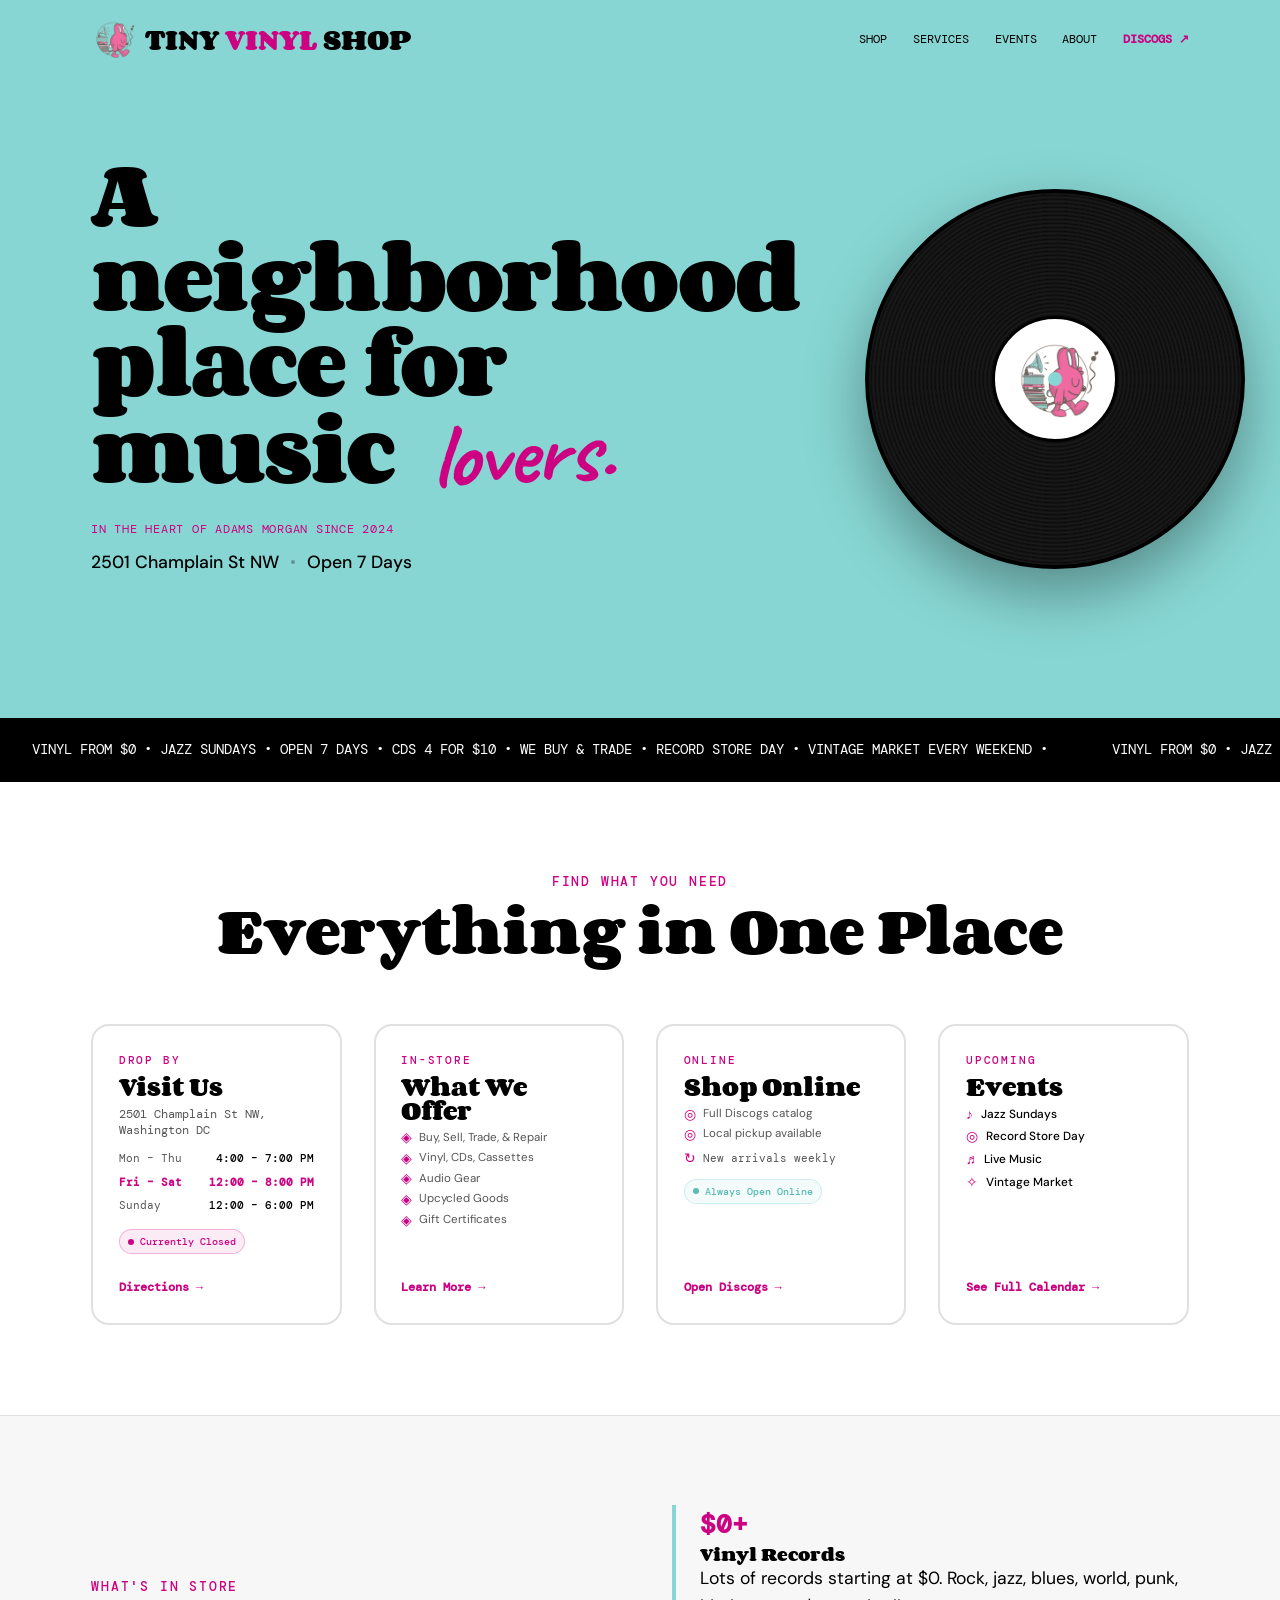
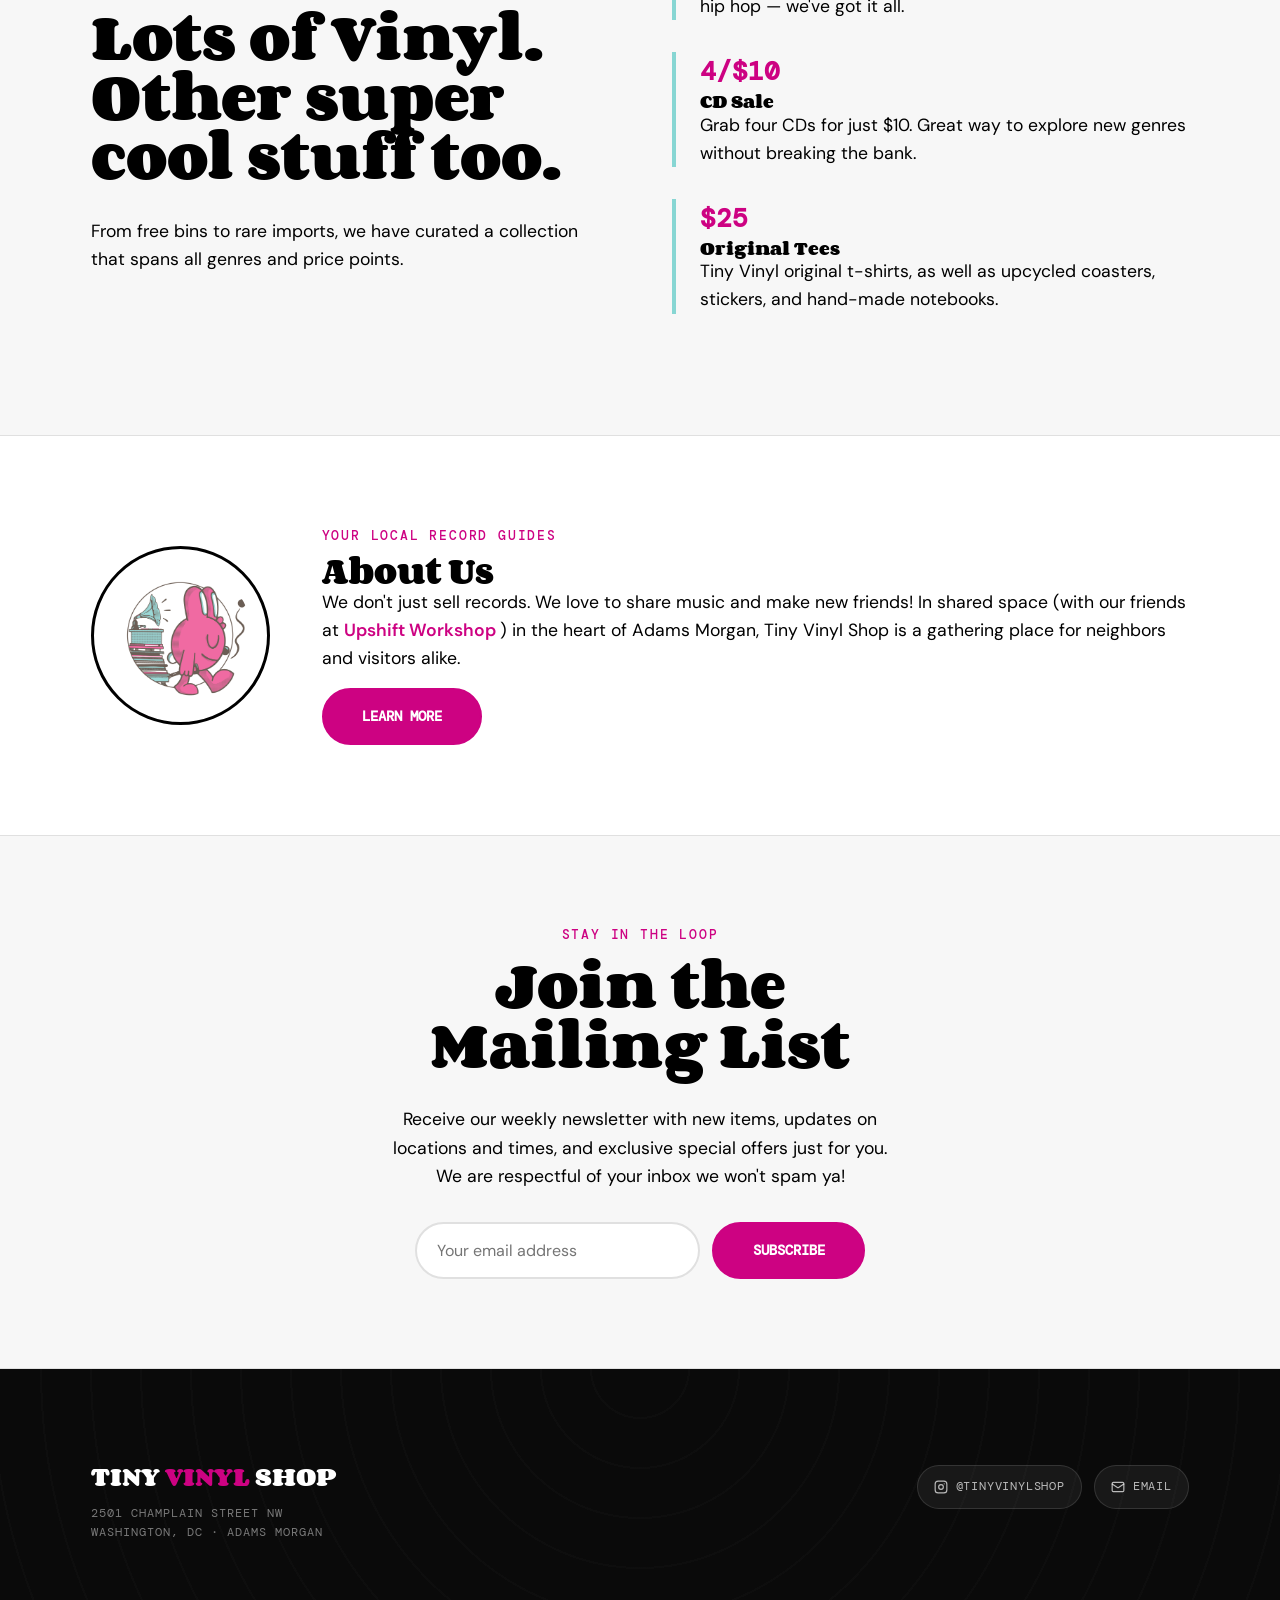
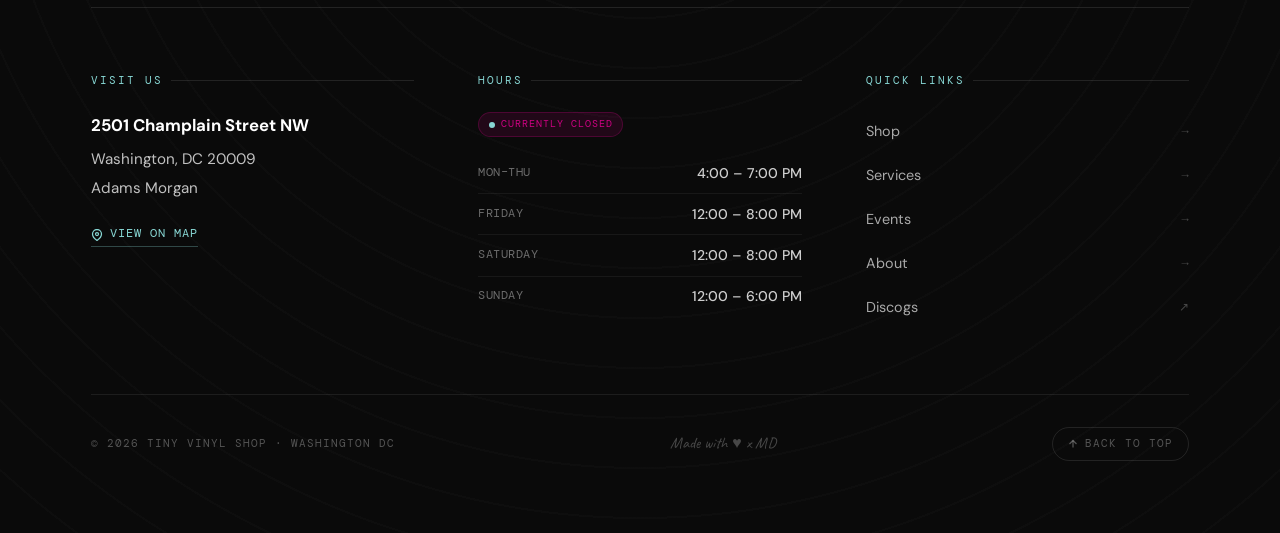
<file: tiny-vinyl.html>
<!DOCTYPE html>
<html lang="en">
<head>
  <meta charset="UTF-8" />
  <meta name="viewport" content="width=device-width, initial-scale=1.0, viewport-fit=cover" />
  <meta name="theme-color" content="#87D6D3" />
  <title>Tiny Vinyl Shop — Adams Morgan, DC</title>
  <meta name="description" content="Independent vinyl record shop in Adams Morgan, Washington DC. Records from $1. Jazz, blues, punk, hip hop, world music and more." />
  
  <link rel="preconnect" href="https://fonts.googleapis.com">
  <link rel="preconnect" href="https://fonts.gstatic.com" crossorigin>
  <link href="https://fonts.googleapis.com/css2?family=Caveat:wght@600&family=Corben:wght@400;700&family=DM+Mono:wght@400;500&family=DM+Sans:ital,wght@0,400;0,500;0,700;1,400&display=swap" rel="stylesheet">

  <style>
    :root {
      --bg-primary: #FFFFFF;
      --bg-surface: #F7F7F7;
      --color-magenta: #CD0282;
      --color-magenta-dark: #A00065;
      --color-teal: #87D6D3;
      --color-teal-dark: #5bbab6;
      --color-text: #000000;
      --color-text-muted: #555555;
      --border-soft: #E0E0E0;
      
      --font-sans: 'DM Sans', sans-serif;
      --font-heading: 'Corben', serif;
      --font-mono: 'DM Mono', monospace;
      --font-hand: 'Caveat', cursive;
      
      --space-xs: 0.5rem;
      --space-sm: 1rem;
      --space-md: 2rem;
      --space-lg: 4rem;

      /* Fluid spacing using clamp */
      --section-padding: clamp(3rem, 7vw, 6rem);
      --container-padding: clamp(1.25rem, 4vw, 2.5rem);
      --gap-md: clamp(1rem, 3vw, 2rem);
      --gap-lg: clamp(2rem, 5vw, 4rem);

      /* Safe area insets for notched devices */
      --safe-top: env(safe-area-inset-top, 0px);
      --safe-bottom: env(safe-area-inset-bottom, 0px);
      --safe-left: env(safe-area-inset-left, 0px);
      --safe-right: env(safe-area-inset-right, 0px);

      /* Groovy easing curves */
      --ease-bounce: cubic-bezier(0.34, 1.56, 0.64, 1);
      --ease-smooth: cubic-bezier(0.16, 1, 0.3, 1);
      --ease-snap: cubic-bezier(0.25, 0.46, 0.45, 0.94);
    }

    /* ════════════════════════════════════════════════════════════
       BASE STYLES
       ════════════════════════════════════════════════════════════ */

    *, *::before, *::after { box-sizing: border-box; margin: 0; padding: 0; }
    html { scroll-behavior: smooth; -webkit-text-size-adjust: 100%; }
    body {
      font-family: var(--font-sans);
      background: var(--bg-primary);
      color: var(--color-text);
      line-height: 1.6;
      overflow-x: hidden;
      -webkit-font-smoothing: antialiased;
    }
    a { color: inherit; text-decoration: none; transition: all 0.3s var(--ease-smooth); }
    a, button { -webkit-tap-highlight-color: rgba(135, 214, 211, 0.3); }
    ul { list-style: none; }
    button { cursor: pointer; border: none; background: none; font-family: inherit; }
    img { max-width: 100%; height: auto; display: block; }

    /* ── Typography (fluid) ── */
    h1, h2, h3, h4 { font-family: var(--font-heading); font-weight: 700; line-height: 1.1; color: var(--color-text); }
    h1 { font-size: clamp(2.4rem, 6vw, 5rem); margin-bottom: var(--space-sm); letter-spacing: -0.02em; }
    h2 { font-size: clamp(1.9rem, 4.5vw, 3.4rem); margin-bottom: var(--space-md); }
    h3 { font-size: clamp(1.3rem, 2.5vw, 1.9rem); }
    p  { font-size: clamp(0.95rem, 1.5vw, 1.1rem); }

    h1 em {
      font-family: var(--font-hand); color: var(--color-magenta); font-style: normal;
      font-size: 1.2em; display: inline-block;
      transform: rotate(-3deg);
      margin-left: 0.2em; margin-right: 0.1em;
      transition: transform 0.4s var(--ease-bounce);
    }
    h1:hover em { transform: rotate(-6deg) scale(1.08); }

    .label {
      font-family: var(--font-mono); text-transform: uppercase;
      font-size: clamp(0.72rem, 1vw, 0.82rem);
      letter-spacing: 1.8px; color: var(--color-magenta); font-weight: 500;
      display: block; margin-bottom: var(--space-xs);
    }

    /* ── Layout ── */
    .section--surface { background: var(--bg-surface); border-top: 1px solid var(--border-soft); border-bottom: 1px solid var(--border-soft); }

    /* ── Buttons ── */
    .btn {
      display: inline-flex; align-items: center; justify-content: center;
      border-radius: 999px; font-weight: 700; font-family: var(--font-mono);
      font-size: clamp(0.75rem, 1.2vw, 0.88rem);
      text-transform: uppercase; border: 2px solid var(--color-text);
      background: var(--bg-primary);
      padding: clamp(0.85rem, 2vw, 0.95rem) clamp(1.5rem, 3vw, 2.4rem);
      transition: transform 0.3s var(--ease-bounce), box-shadow 0.3s var(--ease-smooth), background 0.25s ease, border-color 0.25s ease;
      white-space: nowrap; position: relative; overflow: hidden;
    }
    .btn::after {
      content: '';
      position: absolute; inset: 0; border-radius: 999px;
      background: rgba(255,255,255,0.15);
      opacity: 0; transition: opacity 0.2s ease;
    }
    .btn:hover::after { opacity: 1; }
    .btn:hover { transform: translateY(-3px) scale(1.02); box-shadow: 0 10px 28px rgba(0,0,0,0.13); }
    .btn:active { transform: scale(0.97); box-shadow: none; }
    .btn-primary { background: var(--color-magenta); color: #fff; border-color: var(--color-magenta); }
    .btn-primary:hover { background: var(--color-magenta-dark); border-color: var(--color-magenta-dark); box-shadow: 0 10px 28px rgba(205,2,130,0.35); }
    .btn-white { background: #fff; color: #000; border-color: #fff; }
    .btn-outline { border-color: var(--border-soft); }

    /* ── Navigation ── */
    .nav {
      position: fixed; top: 0; left: 0; right: 0; z-index: 100;
      background: transparent;
      transition: background 0.4s var(--ease-smooth), padding 0.4s var(--ease-smooth), box-shadow 0.4s ease;
      padding-top: max(1.25rem, var(--safe-top));
      animation: navSlideDown 0.6s var(--ease-smooth) both;
    }
    @keyframes navSlideDown {
      from { transform: translateY(-100%); opacity: 0; }
      to   { transform: translateY(0);    opacity: 1; }
    }
    .nav.scrolled {
      background: rgba(255,255,255,0.96);
      backdrop-filter: blur(8px);
      -webkit-backdrop-filter: blur(8px);
      border-bottom: 1px solid var(--border-soft);
      box-shadow: 0 2px 20px rgba(0,0,0,0.07);
      padding-top: max(0.65rem, var(--safe-top));
      padding-bottom: 0.65rem;
    }
    .nav .container { display: flex; justify-content: space-between; align-items: center; gap: 1rem; }
    .nav-logo { display: flex; align-items: center; gap: 0.6rem; flex-shrink: 0; }
    .nav-logo img { height: clamp(28px, 4vw, 38px); width: auto; transition: transform 0.35s var(--ease-bounce); }
    .nav-logo:hover img { transform: rotate(-8deg) scale(1.08); }
    .nav-logo-text { font-family: var(--font-heading); font-weight: 700; color: #000; font-size: clamp(1.15rem, 2.5vw, 1.5rem); }
    .nav-cta { color: var(--color-magenta) !important; font-weight: 700; }

    /* ── Hamburger pill button (mobile only, hidden on desktop) ── */
    .nav-hamburger {
      display: none; /* shown via mobile media query */
      align-items: center; gap: 0.5rem;
      background: #000; color: #fff;
      border: none; border-radius: 999px;
      padding: 0.5rem 0.9rem 0.5rem 0.75rem;
      cursor: pointer;
      transition: background 0.25s ease, transform 0.3s var(--ease-bounce);
    }
    .nav-hamburger:hover { background: #222; transform: scale(1.04); }
    .nav-hamburger:active { transform: scale(0.96); }
    .nav-hamburger-lines {
      display: flex; flex-direction: column; justify-content: center;
      gap: 4px; width: 16px;
    }
    .nav-hamburger-lines span {
      display: block; height: 1.5px; background: #fff; border-radius: 2px;
      transition: width 0.3s var(--ease-bounce), transform 0.35s var(--ease-bounce), opacity 0.25s ease;
      transform-origin: left center;
    }
    .nav-hamburger-lines span:nth-child(1) { width: 16px; }
    .nav-hamburger-lines span:nth-child(2) { width: 10px; }
    .nav-hamburger-label {
      font-family: var(--font-mono); font-size: 0.7rem; font-weight: 500;
      text-transform: uppercase; letter-spacing: 1.5px; color: #fff;
      transition: opacity 0.2s ease;
    }
    /* Open state — lines become X, label fades */
    .nav-hamburger.open { background: #fff; border: 1.5px solid #000; }
    .nav-hamburger.open .nav-hamburger-lines span { background: #000; }
    .nav-hamburger.open .nav-hamburger-lines span:nth-child(1) {
      width: 16px; transform: translateY(2.75px) rotate(45deg);
    }
    .nav-hamburger.open .nav-hamburger-lines span:nth-child(2) {
      width: 16px; transform: translateY(-2.75px) rotate(-45deg);
    }
    .nav-hamburger.open .nav-hamburger-label { opacity: 0; width: 0; overflow: hidden; padding: 0; }

    /* ── Mobile backdrop ── */
    .mobile-backdrop {
      display: none;
      position: fixed; top: 0; left: 0; right: 0; bottom: 0;
      z-index: 98;
      background: rgba(0,0,0,0.55);
      backdrop-filter: blur(2px);
      -webkit-backdrop-filter: blur(2px);
      opacity: 0;
      pointer-events: none;
      transition: opacity 0.35s var(--ease-smooth);
    }
    .mobile-backdrop.open { opacity: 1; pointer-events: auto; }

    /* ── Mobile drawer ── */
    .mobile-menu {
      display: none; /* shown via mobile media query */
      position: fixed; top: 0; right: 0;
      width: min(340px, 88vw);
      height: 100vh;
      z-index: 102;
      background: #0a0a0a;
      flex-direction: column;
      padding: 0;
      transform: translateX(100%);
      transition: transform 0.42s var(--ease-bounce);
      overflow-x: hidden;
      overflow-y: auto;
    }
    .mobile-menu::before {
      /* Teal left accent line */
      content: '';
      position: absolute; top: 0; left: 0; bottom: 0;
      width: 3px;
      background: linear-gradient(to bottom, var(--color-teal), transparent);
    }
    .mobile-menu.open { transform: translateX(0); }

    /* Drawer header — top padding matches nav bar height so the close
       button sits exactly where the hamburger pill was */
    .mobile-menu-header {
      display: flex; align-items: center; justify-content: space-between;
      padding: max(1.1rem, var(--nav-height, 64px)) 1.75rem 1.1rem;
      border-bottom: 1px solid rgba(255,255,255,0.07);
      flex-shrink: 0;
    }
    .mobile-menu-eyebrow {
      font-family: var(--font-mono); font-size: 0.65rem; font-weight: 500;
      text-transform: uppercase; letter-spacing: 2.5px; color: var(--color-teal);
    }
    .mobile-menu-close {
      width: 36px; height: 36px; border-radius: 50%;
      border: 1.5px solid rgba(255,255,255,0.15);
      background: rgba(255,255,255,0.06);
      display: flex; align-items: center; justify-content: center;
      color: #fff; cursor: pointer;
      transition: background 0.2s ease, border-color 0.2s ease, transform 0.3s var(--ease-bounce);
    }
    .mobile-menu-close:hover {
      background: rgba(255,255,255,0.12);
      border-color: rgba(255,255,255,0.3);
      transform: rotate(90deg);
    }
    .mobile-menu-close svg { width: 15px; height: 15px; }

    /* Nav links */
    .mobile-menu-nav {
      display: flex; flex-direction: column;
      padding: 1.5rem 1.75rem;
      gap: 0;
    }
    .mobile-menu-link {
      display: flex; align-items: baseline; gap: 0.75rem;
      font-family: var(--font-heading); font-weight: 700;
      font-size: clamp(1.85rem, 7vw, 2.4rem);
      color: rgba(255,255,255,0.9); line-height: 1;
      padding: 0.6rem 0;
      border-bottom: 1px solid rgba(255,255,255,0.06);
      transition: color 0.2s ease, padding-left 0.3s var(--ease-bounce);
    }
    .mobile-menu-link:last-child { border-bottom: none; }
    .mobile-menu-link:hover { color: #fff; padding-left: 0.5rem; }
    .mobile-menu-link:active { color: var(--color-teal); }
    .mobile-menu-num {
      font-family: var(--font-mono); font-size: 0.62rem; font-weight: 400;
      color: rgba(255,255,255,0.3); letter-spacing: 1px;
      flex-shrink: 0; margin-bottom: 0.2rem;
    }

    /* Stagger links in */
    .mobile-menu.open .mobile-menu-link:nth-child(1) { animation: drawerLink 0.45s var(--ease-bounce) 0.1s both; }
    .mobile-menu.open .mobile-menu-link:nth-child(2) { animation: drawerLink 0.45s var(--ease-bounce) 0.16s both; }
    .mobile-menu.open .mobile-menu-link:nth-child(3) { animation: drawerLink 0.45s var(--ease-bounce) 0.22s both; }
    .mobile-menu.open .mobile-menu-link:nth-child(4) { animation: drawerLink 0.45s var(--ease-bounce) 0.28s both; }
    @keyframes drawerLink {
      from { opacity: 0; transform: translateX(20px); }
      to   { opacity: 1; transform: translateX(0); }
    }

    /* Discogs CTA */
    .mobile-menu-cta {
      display: flex; align-items: center; justify-content: center;
      margin: 0 1.75rem;
      padding: 0.9rem 1.5rem;
      background: var(--color-magenta); color: #fff;
      border-radius: 999px;
      font-family: var(--font-mono); font-size: 0.78rem; font-weight: 700;
      text-transform: uppercase; letter-spacing: 1px;
      transition: background 0.25s ease, transform 0.3s var(--ease-bounce);
    }
    .mobile-menu-cta:hover { background: var(--color-magenta-dark); transform: translateY(-2px); }
    .mobile-menu-cta:active { transform: scale(0.97); }

    /* Info strip at bottom */
    .mobile-menu-info {
      margin: 1.25rem 1.75rem max(1.5rem, calc(var(--safe-bottom) + 1.25rem));
      padding: 1.1rem 1.25rem;
      background: rgba(255,255,255,0.04);
      border: 1px solid rgba(255,255,255,0.08);
      border-radius: 14px;
    }
    .mobile-menu-info-label {
      font-family: var(--font-mono); font-size: 0.6rem; font-weight: 500;
      text-transform: uppercase; letter-spacing: 2px;
      color: var(--color-teal); display: block; margin-bottom: 0.4rem;
    }
    .mobile-menu-address {
      font-size: 0.82rem; color: rgba(255,255,255,0.6);
      line-height: 1.5; margin-bottom: 0.65rem;
    }
    .mobile-menu-status {
      display: inline-flex; align-items: center; gap: 0.4rem;
      font-family: var(--font-mono); font-size: 0.67rem; font-weight: 500;
    }
    .mobile-menu-status-dot {
      width: 6px; height: 6px; border-radius: 50%; flex-shrink: 0;
      animation: qcPulse 2s ease-in-out infinite;
    }
    .mobile-menu-status--open .mobile-menu-status-dot { background: var(--color-teal); }
    .mobile-menu-status--open .mobile-menu-status-text { color: var(--color-teal); }
    .mobile-menu-status--closed .mobile-menu-status-dot { background: var(--color-magenta); }
    .mobile-menu-status--closed .mobile-menu-status-text { color: var(--color-magenta); }

    /* Desktop nav link hover underline */
    .nav-links a {
      position: relative;
    }
    .nav-links a::after {
      content: '';
      position: absolute; bottom: -2px; left: 0; right: 0;
      height: 2px; background: var(--color-magenta);
      transform: scaleX(0); transform-origin: center;
      transition: transform 0.3s var(--ease-bounce);
    }
    .nav-links a:hover::after { transform: scaleX(1); }

    /* ── Record animation ── */
    .record {
      width: 100%; height: 100%; border-radius: 50%; background: #111;
      background-image: repeating-radial-gradient(#111 0px, #1a1a1a 2px, #0a0a0a 4px);
      box-shadow: 0 25px 60px rgba(0,0,0,0.35), 0 0 0 0 rgba(135,214,211,0);
      display: flex; align-items: center; justify-content: center;
      position: relative; border: 4px solid #000;
      transition: box-shadow 0.5s var(--ease-smooth), transform 0.5s var(--ease-bounce);
    }
    .record-wrap:hover .record {
      box-shadow: 0 35px 70px rgba(0,0,0,0.45), 0 0 0 12px rgba(135,214,211,0.25);
      transform: translateY(-6px);
    }
    .spinning { animation: spin 3.2s linear infinite; }
    .record-wrap:hover .spinning { animation-duration: 2.2s; }
    @keyframes spin { 100% { transform: rotate(360deg); } }
    .record-label {
      width: 34%; height: 34%; background: #fff; border-radius: 50%;
      border: 3px solid #000; display: flex; align-items: center;
      justify-content: center; position: relative;
    }
    .record-label img { width: 75%; height: auto; object-fit: contain; }
    .record-hole {
      position: absolute; top: 50%; left: 50%;
      transform: translate(-50%,-50%);
      width: 14px; height: 14px;
      background: var(--color-teal); border-radius: 50%;
    }

    /* Hero record entry animation */
    .hero-visual { animation: recordFloat 0.9s var(--ease-bounce) 0.4s both; }
    @keyframes recordFloat {
      from { opacity: 0; transform: translateY(40px) scale(0.88) rotate(-8deg); }
      to   { opacity: 1; transform: translateY(0)  scale(1)    rotate(0deg); }
    }
    /* Hero text stagger */
    .hero-text .label   { animation: heroFadeUp 0.6s var(--ease-smooth) 0.1s both; }
    .hero-text h1       { animation: heroFadeUp 0.7s var(--ease-smooth) 0.2s both; }
    .hero-text .hero-info { animation: heroFadeUp 0.7s var(--ease-smooth) 0.35s both; }
    .hero-text p        { animation: heroFadeUp 0.7s var(--ease-smooth) 0.45s both; }
    .hero-text .hero-btns { animation: heroFadeUp 0.7s var(--ease-smooth) 0.55s both; }
    @keyframes heroFadeUp {
      from { opacity: 0; transform: translateY(24px); }
      to   { opacity: 1; transform: translateY(0); }
    }

    /* ── Ticker ── */
    .ticker { background: #000; color: #fff; overflow: hidden; font-family: var(--font-mono); text-transform: uppercase; border-bottom: 2px solid #000; }
    .ticker:hover .ticker-track { animation-play-state: paused; }
    .ticker-track { display: flex; width: max-content; animation: marquee 35s linear infinite; }
    @keyframes marquee { 0% { transform: translateX(0); } 100% { transform: translateX(-50%); } }
    .ticker-item { white-space: nowrap; }

    /* ── Cards & components ── */
    .quick-card {
      background: #fff; border-radius: 18px; border: 2px solid var(--border-soft);
      display: flex; flex-direction: column;
      transition: transform 0.35s var(--ease-bounce), border-color 0.25s ease, box-shadow 0.35s var(--ease-smooth);
    }
    .quick-card:hover {
      transform: translateY(-6px) scale(1.01);
      border-color: var(--color-teal);
      box-shadow: 0 16px 36px rgba(0,0,0,0.08);
    }
    .quick-card-link {
      font-family: var(--font-mono); font-weight: 700; color: var(--color-magenta); font-size: 0.8rem;
      transition: letter-spacing 0.3s var(--ease-smooth);
    }
    .quick-card:hover .quick-card-link { letter-spacing: 0.06em; }

    /* ── Quick Card internals ── */
    .quick-card h3 { margin-bottom: 0.6rem; }
    .qc-body { display: flex; flex-direction: column; gap: 0.6rem; }

    .qc-address {
      font-family: var(--font-mono); font-size: 0.75rem;
      color: var(--color-text-muted); line-height: 1.4;
    }

    /* Hours mini-table */
    .qc-hours { width: 100%; border-collapse: collapse; font-size: 0.75rem; }
    .qc-hours td { padding: 0.22rem 0; vertical-align: top; }
    .qc-hours td:first-child { color: var(--color-text-muted); font-family: var(--font-mono); padding-right: 0.6rem; white-space: nowrap; }
    .qc-hours td:last-child { font-family: var(--font-mono); font-weight: 500; text-align: right; white-space: nowrap; }
    .qc-hours tr.qc-today td { color: var(--color-magenta); font-weight: 700; }

    /* Feature rows (bullet-style) */
    .qc-feature-rows { display: flex; flex-direction: column; gap: 0.35rem; padding: 0; }
    .qc-feature-rows li {
      display: flex; align-items: center; gap: 0.45rem;
      font-size: 0.78rem; color: var(--color-text-muted); line-height: 1.3;
    }
    .qc-row-glyph { color: var(--color-teal-dark); font-size: 0.65rem; flex-shrink: 0; line-height: 1; }
    .qc-detail-line {
      display: flex; align-items: center; gap: 0.45rem;
      font-size: 0.74rem; color: var(--color-text-muted); font-family: var(--font-mono);
    }

    /* Event rows */
    .qc-event-rows { display: flex; flex-direction: column; gap: 0.45rem; padding: 0; }
    .qc-event-rows li { display: flex; align-items: center; gap: 0.5rem; font-size: 0.8rem; font-weight: 500; line-height: 1.3; }
    .qc-event-icon { font-size: 0.85rem; color: var(--color-magenta); flex-shrink: 0; line-height: 1; }

    /* Live badge — base */
    .qc-live-badge {
      display: inline-flex; align-items: center; gap: 0.4rem;
      padding: 0.28rem 0.6rem; border-radius: 999px; border: 1px solid;
      font-family: var(--font-mono); font-size: 0.67rem; font-weight: 500;
      width: fit-content; margin-top: 0.2rem; white-space: nowrap;
    }
    .qc-badge--teal { background: rgba(135,214,211,0.1); color: var(--color-teal-dark); border-color: rgba(135,214,211,0.35); }
    .qc-badge--magenta { background: rgba(205,2,130,0.08); color: var(--color-magenta); border-color: rgba(205,2,130,0.25); }
    .qc-badge--open { background: rgba(135,214,211,0.1); color: var(--color-teal-dark); border-color: rgba(135,214,211,0.35); }
    .qc-badge--closed { background: rgba(205,2,130,0.08); color: var(--color-magenta); border-color: rgba(205,2,130,0.25); }

    /* Pulsing dot */
    .qc-pulse-dot { width: 6px; height: 6px; border-radius: 50%; flex-shrink: 0; animation: qcPulse 2s ease-in-out infinite; }
    .qc-pulse-dot--teal  { background: var(--color-teal-dark); }
    .qc-pulse-dot--magenta { background: var(--color-magenta); }
    @keyframes qcPulse {
      0%, 100% { opacity: 1; transform: scale(1); }
      50%       { opacity: 0.45; transform: scale(0.7); }
    }

    /* Spacer pushes CTA to bottom */
    .qc-spacer { flex: 1; min-height: 0.5rem; }
    
    .highlight-item {
      border-left: 4px solid var(--color-teal); padding-left: 1.5rem; margin-bottom: 2rem;
      transition: transform 0.35s var(--ease-bounce), border-left-color 0.25s ease;
    }
    .highlight-item:hover { transform: translateX(10px); border-left-color: var(--color-magenta); }
    .highlight-price { font-family: var(--font-mono); color: var(--color-magenta); font-weight: 700; }
    
    .mascot-strip .container { display: flex; align-items: center; }

    .mascot-image {
      width: clamp(100px, 14vw, 180px);
      height: clamp(100px, 14vw, 180px);
      object-fit: contain;
      padding: clamp(8px, 2vw, 15px);
      background: #fff;
      border: 3px solid #000;
      border-radius: 50%;
      flex-shrink: 0;
      transition: transform 0.45s var(--ease-bounce), box-shadow 0.4s var(--ease-smooth);
    }
    .mascot-strip:hover .mascot-image {
      transform: rotate(-8deg) scale(1.06);
      box-shadow: 6px 6px 0 var(--color-teal);
    }

    .info-card {
      background: #fff; border-radius: 18px; border: 2px solid var(--border-soft);
      transition: transform 0.35s var(--ease-bounce), box-shadow 0.3s var(--ease-smooth);
    }
    .info-card:hover { transform: translateY(-4px); box-shadow: 0 14px 32px rgba(0,0,0,0.08); }

    .community-link-item {
      display: flex; align-items: center; background: #fff;
      border: 2px solid var(--border-soft); border-radius: 14px; margin-bottom: 1rem;
      transition: transform 0.3s var(--ease-bounce), border-color 0.25s ease, box-shadow 0.3s ease;
    }
    .community-link-item:hover {
      transform: translateX(6px);
      border-color: var(--color-teal);
      box-shadow: 0 6px 20px rgba(0,0,0,0.06);
    }
    .community-link-icon { font-size: 1.5rem; flex-shrink: 0; }

    /* ── Form Styles ── */
    .form-input {
      padding: clamp(0.8rem, 2vw, 0.95rem) clamp(1rem, 2.5vw, 1.25rem);
      border: 2px solid var(--border-soft); border-radius: 999px;
      font-family: var(--font-sans); font-size: 1rem; width: 100%;
      transition: border-color 0.3s ease, box-shadow 0.3s ease;
    }
    .form-input:focus { outline: none; border-color: var(--color-teal); box-shadow: 0 0 0 4px rgba(135,214,211,0.2); }

    /* ══════════════════════════════════════════════
       FOOTER — REDESIGNED
    ══════════════════════════════════════════════ */

    /* ── Pre-footer CTA band ── */
    .footer-cta-band {
      background: var(--color-teal);
      border-top: 2px solid #000;
      border-bottom: 2px solid #000;
      overflow: hidden;
      position: relative;
    }
    .footer-cta-band::before {
      content: '';
      position: absolute; inset: 0;
      background-image: repeating-linear-gradient(
        -45deg, transparent, transparent 18px,
        rgba(0,0,0,0.04) 18px, rgba(0,0,0,0.04) 20px
      );
      pointer-events: none;
    }
    .footer-cta-inner {
      max-width: min(1200px, 92vw);
      margin: 0 auto;
      padding: clamp(2.5rem, 6vw, 4rem) clamp(1.25rem, 4vw, 2.5rem);
      display: flex; align-items: center;
      justify-content: space-between;
      gap: 2rem; flex-wrap: wrap;
    }
    .footer-cta-text {
      font-family: var(--font-heading); font-weight: 700;
      font-size: clamp(1.6rem, 3.5vw, 2.6rem);
      line-height: 1.1; color: #000;
    }
    .footer-cta-text em {
      font-family: var(--font-hand); font-style: normal;
      color: var(--color-magenta); font-size: 1.18em;
      display: inline-block; transform: rotate(-3deg); margin-left: 0.15em;
      transition: transform 0.4s var(--ease-bounce);
    }
    .footer-cta-text:hover em { transform: rotate(-6deg) scale(1.08); }
    .footer-cta-actions { display: flex; gap: 0.75rem; flex-wrap: wrap; flex-shrink: 0; }
    .footer-cta-btn {
      display: inline-flex; align-items: center; justify-content: center;
      border-radius: 999px; font-weight: 700; font-family: var(--font-mono);
      font-size: clamp(0.72rem, 1.1vw, 0.82rem);
      text-transform: uppercase; border: 2px solid #000;
      padding: 0.85rem 1.75rem;
      transition: transform 0.3s var(--ease-bounce), box-shadow 0.3s var(--ease-smooth), background 0.25s ease;
      white-space: nowrap;
    }
    .footer-cta-btn:hover { transform: translateY(-3px) scale(1.02); }
    .footer-cta-btn:active { transform: scale(0.97); }
    .footer-cta-btn-primary { background: var(--color-magenta); border-color: var(--color-magenta); color: #fff; }
    .footer-cta-btn-primary:hover { background: var(--color-magenta-dark); border-color: var(--color-magenta-dark); box-shadow: 0 10px 24px rgba(205,2,130,0.35); }
    .footer-cta-btn-outline { background: transparent; color: #000; border-color: #000; }
    .footer-cta-btn-outline:hover { background: #000; color: #fff; box-shadow: 0 10px 24px rgba(0,0,0,0.2); }

    /* ── Main footer ── */
    .footer { background: #0a0a0a; color: #fff; position: relative; }
    .footer::before {
      content: '';
      position: absolute; inset: 0;
      background-image: repeating-radial-gradient(
        circle at 50% 0%, transparent 0, transparent 48px,
        rgba(255,255,255,0.015) 48px, rgba(255,255,255,0.015) 50px
      );
      pointer-events: none;
    }
    .footer-container {
      max-width: min(1200px, 92vw); margin: 0 auto;
      padding: clamp(4rem, 8vw, 6rem) clamp(1.25rem, 4vw, 2.5rem) clamp(1.5rem, 4vw, 2.5rem);
      position: relative;
    }
    /* Top: brand + social */
    .footer-top {
      display: flex; align-items: flex-start;
      justify-content: space-between; gap: 2rem;
      padding-bottom: clamp(2.5rem, 5vw, 4rem);
      border-bottom: 1px solid rgba(255,255,255,0.1);
      flex-wrap: wrap;
    }
    .footer-brand { display: flex; flex-direction: column; gap: 1rem; max-width: 340px; }
    .footer-logo-row { display: flex; align-items: center; gap: 0.6rem; }
    .footer-record-icon { width: 44px; height: 44px; flex-shrink: 0; }
    .footer-logo-wordmark { font-family: var(--font-heading); font-weight: 700; font-size: clamp(1.1rem, 2vw, 1.4rem); color: #fff; line-height: 1; }
    .footer-logo-wordmark span { color: var(--color-magenta); }
    .footer-tagline { font-family: var(--font-hand); font-size: clamp(1.1rem, 2vw, 1.3rem); color: var(--color-teal); line-height: 1.3; opacity: 0.9; }
    .footer-address-mini { font-family: var(--font-mono); font-size: 0.72rem; text-transform: uppercase; letter-spacing: 1px; color: rgba(255,255,255,0.45); line-height: 1.7; }
    /* Social pills */
    .footer-social { display: flex; gap: 0.75rem; align-items: center; flex-wrap: wrap; }
    .social-pill {
      display: flex; align-items: center; gap: 0.5rem;
      background: rgba(255,255,255,0.06); border: 1px solid rgba(255,255,255,0.12);
      border-radius: 999px; padding: 0.55rem 1rem;
      font-family: var(--font-mono); font-size: 0.72rem;
      text-transform: uppercase; letter-spacing: 0.8px;
      color: rgba(255,255,255,0.7);
      transition: background 0.25s ease, border-color 0.25s ease, color 0.25s ease, transform 0.3s var(--ease-bounce);
      min-height: 44px;
    }
    .social-pill:hover { background: rgba(135,214,211,0.12); border-color: var(--color-teal); color: var(--color-teal); transform: translateY(-2px); }
    .social-pill:active { transform: scale(0.96); }
    .social-pill svg { width: 14px; height: 14px; flex-shrink: 0; }
    /* Grid */
    .footer-grid {
      display: grid; grid-template-columns: repeat(3,1fr);
      gap: clamp(2rem, 5vw, 4rem);
      padding: clamp(2.5rem, 5vw, 4rem) 0;
      border-bottom: 1px solid rgba(255,255,255,0.08);
    }
    .footer-col-title {
      font-family: var(--font-mono); text-transform: uppercase;
      letter-spacing: 2px; font-size: 0.7rem; color: var(--color-teal);
      margin-bottom: 1.25rem; display: flex; align-items: center; gap: 0.5rem;
    }
    .footer-col-title::after { content: ''; flex: 1; height: 1px; background: rgba(255,255,255,0.1); }
    /* Address */
    .footer-addr { font-style: normal; font-size: 0.95rem; color: rgba(255,255,255,0.75); line-height: 1.9; margin-bottom: 1.25rem; }
    .footer-addr strong { color: #fff; display: block; font-size: 1.05rem; margin-bottom: 0.2rem; }
    .footer-map-link {
      display: inline-flex; align-items: center; gap: 0.4rem;
      font-family: var(--font-mono); font-size: 0.72rem;
      text-transform: uppercase; letter-spacing: 1px;
      color: var(--color-teal); border-bottom: 1px solid rgba(135,214,211,0.3);
      padding-bottom: 2px;
      transition: border-color 0.25s ease, gap 0.3s var(--ease-bounce);
    }
    .footer-map-link:hover { border-color: var(--color-teal); gap: 0.7rem; }
    .footer-map-link svg { width: 12px; height: 12px; flex-shrink: 0; }
    /* Hours */
    .footer-hours-table { width: 100%; font-size: 0.88rem; border-collapse: collapse; }
    .footer-hours-table tr { border-bottom: 1px solid rgba(255,255,255,0.06); }
    .footer-hours-table tr:last-child { border-bottom: none; }
    .footer-hours-table td { padding: 0.55rem 0; color: rgba(255,255,255,0.6); vertical-align: middle; }
    .footer-hours-table td:first-child { font-family: var(--font-mono); font-size: 0.72rem; text-transform: uppercase; letter-spacing: 0.5px; color: rgba(255,255,255,0.4); width: 5.5rem; }
    .footer-hours-table td:last-child { font-weight: 500; color: rgba(255,255,255,0.8); text-align: right; }
    .hours-open-badge {
      display: inline-flex; align-items: center; gap: 0.35rem;
      background: rgba(135,214,211,0.12); color: var(--color-teal);
      font-family: var(--font-mono); font-size: 0.65rem;
      text-transform: uppercase; letter-spacing: 1px;
      padding: 0.2rem 0.6rem; border-radius: 999px;
      border: 1px solid rgba(135,214,211,0.25); margin-bottom: 1rem;
    }
    .hours-open-badge::before {
      content: ''; width: 6px; height: 6px;
      background: var(--color-teal); border-radius: 50%;
      animation: pulse-dot 2s ease-in-out infinite;
    }
    @keyframes pulse-dot { 0%,100%{opacity:1;transform:scale(1)} 50%{opacity:0.4;transform:scale(0.7)} }
    /* Nav links */
    .footer-links-list { display: flex; flex-direction: column; gap: 0; }
    .footer-link-item {
      display: flex; align-items: center; justify-content: space-between;
      padding: 0.6rem 0; border-bottom: 1px solid rgba(255,255,255,0.06);
      font-size: 0.9rem; color: rgba(255,255,255,0.65);
      transition: color 0.25s ease, padding-left 0.3s var(--ease-bounce);
      min-height: 44px;
    }
    .footer-link-item:last-child { border-bottom: none; }
    .footer-link-item:hover { color: #fff; padding-left: 6px; }
    .footer-link-item:hover .link-arrow { transform: translateX(4px); color: var(--color-teal); }
    .link-arrow { color: rgba(255,255,255,0.25); font-family: var(--font-mono); font-size: 0.75rem; transition: transform 0.3s var(--ease-bounce), color 0.25s ease; flex-shrink: 0; }
    .footer-link-item.external .link-arrow::after { content: ' ↗'; }
    .footer-link-item:not(.external) .link-arrow::after { content: ' →'; }
    /* Bottom bar */
    .footer-bottom {
      display: flex; align-items: center; justify-content: space-between;
      gap: 1rem; flex-wrap: wrap;
      padding: clamp(1.25rem, 3vw, 2rem) 0;
      padding-bottom: max(clamp(1.25rem, 3vw, 2rem), var(--safe-bottom));
    }
    .footer-copyright { font-family: var(--font-mono); font-size: 0.7rem; text-transform: uppercase; letter-spacing: 1px; color: rgba(255,255,255,0.3); }
    .footer-copyright a { color: rgba(255,255,255,0.3); border-bottom: 1px solid transparent; transition: color 0.2s ease, border-color 0.2s ease; }
    .footer-copyright a:hover { color: rgba(255,255,255,0.6); border-bottom-color: rgba(255,255,255,0.3); }
    .footer-made-with { font-family: var(--font-hand); font-size: 1rem; color: rgba(255,255,255,0.25); display: flex; align-items: center; gap: 0.3rem; transition: color 0.3s ease; }
    .footer-made-with:hover { color: var(--color-magenta); }
    .footer-made-with .heart { display: inline-block; transition: transform 0.3s var(--ease-bounce); }
    .footer-made-with:hover .heart { transform: scale(1.3); }
    .footer-back-to-top {
      display: inline-flex; align-items: center; gap: 0.4rem;
      font-family: var(--font-mono); font-size: 0.68rem;
      text-transform: uppercase; letter-spacing: 1px;
      color: rgba(255,255,255,0.3); border: 1px solid rgba(255,255,255,0.1);
      border-radius: 999px; padding: 0.45rem 0.9rem;
      transition: color 0.25s ease, border-color 0.25s ease, transform 0.3s var(--ease-bounce), background 0.25s ease;
    }
    .footer-back-to-top:hover { color: var(--color-teal); border-color: var(--color-teal); background: rgba(135,214,211,0.08); transform: translateY(-3px); }
    .footer-back-to-top svg { width: 12px; height: 12px; transition: transform 0.3s var(--ease-bounce); }
    .footer-back-to-top:hover svg { transform: translateY(-2px); }

    /* ── Scroll Reveal animations (staggered) ── */
    .reveal {
      opacity: 0;
      transform: translateY(28px);
      transition: opacity 0.65s var(--ease-smooth), transform 0.65s var(--ease-smooth);
    }
    .reveal.visible { opacity: 1; transform: translateY(0); }
    /* Stagger siblings */
    .grid-4 .reveal:nth-child(2) { transition-delay: 0.08s; }
    .grid-4 .reveal:nth-child(3) { transition-delay: 0.16s; }
    .grid-4 .reveal:nth-child(4) { transition-delay: 0.24s; }
    .highlight-item.reveal:nth-child(2) { transition-delay: 0.1s; }
    .highlight-item.reveal:nth-child(3) { transition-delay: 0.2s; }


    /* ── Reduced motion safety net ── */
    @media (prefers-reduced-motion: reduce) {
      *, *::before, *::after {
        animation-duration: 0.01ms !important;
        animation-iteration-count: 1 !important;
        transition-duration: 0.01ms !important;
      }
      .ticker-track, .spinning { animation: none; }
      .reveal, .hero-text .label, .hero-text h1, .hero-text .hero-info,
      .hero-text p, .hero-text .hero-btns, .hero-visual { 
        animation: none; opacity: 1; transform: none; transition: none;
      }
    }


    /* ════════════════════════════════════════════════════════════
       DESKTOP
       ════════════════════════════════════════════════════════════ */
    @media (min-width: 769px) {
      .container { max-width: min(1200px, 92vw); margin: 0 auto; padding: 0 var(--container-padding); }
      .section { padding: var(--section-padding) 0; }
      .grid-4 { display: grid; grid-template-columns: repeat(4, 1fr); gap: var(--gap-md); }
      .grid-2 { display: grid; grid-template-columns: 1fr 1fr; gap: var(--gap-lg); }

      .btn:hover { transform: translateY(-3px) scale(1.02); }

      .nav { padding: 1.25rem 0; }
      .nav-links { display: flex; gap: clamp(1rem, 2vw, 1.75rem); font-family: var(--font-mono); font-size: 0.75rem; text-transform: uppercase; align-items: center; }
      .nav-links a { color: #000; }
      .nav-hamburger { display: none; }
      .mobile-menu { display: none !important; }
      .mobile-backdrop { display: none !important; }

      /* Reduced hero height for better fold visibility */
      .hero { background-color: var(--color-teal); padding: clamp(7rem, 12vh, 10rem) 0 clamp(4rem, 8vh, 7rem); border-bottom: 2px solid #000; display: flex; align-items: center; min-height: 80vh; }
      .hero .container { display: grid; grid-template-columns: 1.2fr 0.8fr; gap: var(--gap-lg); align-items: center; }
      .hero h1, .hero p { color: #000; }
      .hero .label { color: #000; border-bottom: 1.5px solid #000; display: inline-block; width: fit-content; margin-bottom: 1rem; }
      .hero-text p { font-size: clamp(1.1rem, 1.8vw, 1.3rem); font-weight: 500; margin-bottom: 2.5rem; max-width: 500px; }
      .hero-btns { display: flex; gap: 1rem; }

      .record-wrap { position: relative; width: clamp(280px, 30vw, 380px); height: clamp(280px, 30vw, 380px); display: flex; align-items: center; justify-content: center; }

      .ticker { padding: 1.2rem 0; font-size: 0.85rem; }
      .ticker-item { padding: 0 2rem; }

      .quick-card { padding: clamp(1.25rem, 2vw, 1.75rem); }
      .quick-card h3 { font-size: clamp(1.05rem, 1.8vw, 1.35rem); margin-bottom: 0.5rem; }
      .quick-card .label { font-size: 0.7rem; margin-bottom: 0.35rem; }
      .qc-body { gap: 0.5rem; }
      .qc-address { font-size: 0.72rem; }
      .qc-hours { font-size: 0.7rem; }
      .qc-hours td { padding: 0.18rem 0; }
      .qc-hours td:first-child { padding-right: 0.4rem; }
      .qc-feature-rows li { font-size: 0.72rem; }
      .qc-detail-line { font-size: 0.68rem; }
      .qc-event-rows li { font-size: 0.74rem; }
      .qc-live-badge { font-size: 0.62rem; padding: 0.22rem 0.5rem; }
      .quick-card-link { margin-top: 1rem; font-size: 0.75rem; }
      .highlight-price { font-size: clamp(1.3rem, 2vw, 1.6rem); }

      .mascot-strip { padding: var(--section-padding) 0; }
      .mascot-strip .container { gap: clamp(2rem, 4vw, 3.5rem); }

      .info-card { padding: clamp(2rem, 4vw, 3.25rem); }

      .community-inner { display: grid; grid-template-columns: 1fr 1fr; gap: var(--gap-lg); align-items: center; }
      .community-link-item { gap: 1.5rem; padding: 1.5rem; min-height: 70px; }

      /* Footer desktop overrides */
      .footer-cta-actions .footer-cta-btn { min-width: 160px; }
      .footer-grid { grid-template-columns: repeat(3,1fr); }
      .footer-accordion-trigger { display: none; }
      .footer-accordion-content { max-height: none !important; overflow: visible !important; padding-bottom: 0 !important; }
      .footer-col-title { display: flex; }
    } /* end @media (min-width: 769px) */

    /* ── Ultrawide cap ── */
    @media (min-width: 1600px) {
      .container { max-width: 1280px; }
    }
    @media (min-width: 2000px) {
      .container { max-width: 1440px; }
      html { font-size: 18px; }
    }


    /* ════════════════════════════════════════════════════════════
       MOBILE
       ════════════════════════════════════════════════════════════ */
    @media (max-width: 768px) {
      p { font-size: 1rem; }
      .label { font-size: 0.82rem; }

      .container {
        max-width: 100%;
        padding: 0 var(--container-padding);
        padding-left: max(var(--container-padding), calc(var(--safe-left) + 1.25rem));
        padding-right: max(var(--container-padding), calc(var(--safe-right) + 1.25rem));
      }
      .section { padding: clamp(2.5rem, 6vw, 3.5rem) 0; }
      
      /* Optimized 2x2 mobile grid */
      .grid-4 { display: grid; grid-template-columns: 1fr 1fr; gap: clamp(0.75rem, 3vw, 1rem); }
      
      .grid-2 { display: grid; grid-template-columns: 1fr; gap: var(--gap-md); }

      .btn { padding: 1rem 2rem; font-size: 0.82rem; min-height: 52px; width: 100%; justify-content: center; }

      .nav { padding: 1rem 0; padding-top: max(1rem, var(--safe-top)); }
      .nav-links { display: none; }

      /* Show hamburger pill on mobile */
      .nav-hamburger { display: flex; }

      /* Show backdrop and drawer on mobile */
      .mobile-backdrop { display: block; }
      .mobile-menu { display: flex; }

      /* Reduced hero for mobile */
      .hero {
        background-color: var(--color-teal);
        padding: max(6rem, calc(var(--safe-top) + 6rem)) 0 5rem;
        border-bottom: 2px solid #000; display: flex; align-items: center;
        min-height: 80svh;
      }
      .hero .container { display: flex; flex-direction: column; align-items: center; text-align: center; gap: 2.5rem; }
      .hero h1, .hero p { color: #000; }
      .hero .label { color: #000; border-bottom: 1.5px solid #000; display: inline-block; width: fit-content; margin-bottom: 0.75rem; }
      .hero-text { width: 100%; }
      .hero-text p { font-size: 1.1rem; font-weight: 500; margin-bottom: 2rem; }
      .hero-btns { display: flex; flex-direction: column; gap: 0.75rem; width: 100%; }

      .record-wrap { position: relative; width: min(300px, 80vw); height: min(300px, 80vw); display: flex; align-items: center; justify-content: center; }

      .ticker { padding: 0.9rem 0; font-size: 0.78rem; }
      .ticker-item { padding: 0 1.5rem; }

      .quick-card { padding: clamp(1rem, 4vw, 1.5rem); }
      .quick-card h3 { margin-bottom: 0.4rem; font-size: 1rem; }
      .quick-card .label { font-size: 0.68rem; margin-bottom: 0.25rem; }
      .qc-body { gap: 0.45rem; }
      .grid-4 .qc-hours { font-size: 0.67rem; }
      .grid-4 .qc-hours td { padding: 0.15rem 0; }
      .grid-4 .qc-feature-rows li,
      .grid-4 .qc-event-rows li { font-size: 0.7rem; }
      .grid-4 .qc-detail-line { font-size: 0.65rem; }
      .grid-4 .qc-live-badge { font-size: 0.6rem; padding: 0.2rem 0.45rem; }
      .quick-card-link { margin-top: 1rem; font-size: 0.72rem; }
      .highlight-price { font-size: 1.3rem; }

      .mascot-strip { padding: 3rem 0; }
      .mascot-strip .container { flex-direction: column; text-align: center; align-items: center; gap: 1.5rem; }

      .info-card { padding: 1.75rem; }

      .community-inner { display: flex; flex-direction: column; gap: 2rem; }
      .community-link-item { gap: 1rem; padding: 1.25rem; min-height: 68px; }
      .community-link-item:active { background: var(--bg-surface); }

      /* Footer mobile overrides */
      .footer-cta-inner { flex-direction: column; align-items: flex-start; gap: 1.5rem; padding: 2.5rem clamp(1.25rem,5vw,2rem); }
      .footer-cta-actions { width: 100%; flex-direction: column; }
      .footer-cta-actions .footer-cta-btn { width: 100%; justify-content: center; min-height: 52px; font-size: 0.85rem; }
      .footer-top { flex-direction: column; gap: 1.75rem; }
      .footer-brand { max-width: 100%; }
      .footer-grid { grid-template-columns: 1fr; gap: 0; padding: 0; border-bottom: none; }
      .footer-accordion-item { border-top: 1px solid rgba(255,255,255,0.08); }
      .footer-accordion-trigger {
        display: flex; align-items: center; justify-content: space-between;
        width: 100%; padding: 1.1rem 0; background: none;
        color: var(--color-teal); font-family: var(--font-mono);
        font-size: 0.72rem; text-transform: uppercase; letter-spacing: 2px;
        min-height: 52px; cursor: pointer;
        touch-action: manipulation;
        -webkit-tap-highlight-color: rgba(135,214,211,0.15);
      }
      .footer-accordion-trigger .acc-chevron { color: rgba(255,255,255,0.3); font-size: 0.9rem; transition: transform 0.3s var(--ease-bounce); flex-shrink: 0; }
      .footer-accordion-trigger[aria-expanded="true"] .acc-chevron { transform: rotate(180deg); }
      .footer-accordion-content {
        overflow: hidden;
        max-height: 0;
        padding-bottom: 0;
        transition: max-height 0.4s var(--ease-smooth), padding-bottom 0.4s var(--ease-smooth);
      }
      .footer-accordion-content.open {
        max-height: 600px;
        padding-bottom: 1.5rem;
      }
      .footer-col-title { display: none; }
      .footer-bottom { flex-direction: column-reverse; align-items: center; text-align: center; gap: 1rem; border-top: 1px solid rgba(255,255,255,0.08); margin-top: 1.5rem; }
      .footer-link-item { min-height: 50px; }
      .social-pill { padding: 0.7rem 1.1rem; }

      .newsletter-form { flex-direction: column; }
    }

    /* ── Small phone (≤480px): stack grid-4 to single column ── */
    @media (max-width: 480px) {
      .grid-4 { grid-template-columns: 1fr; }
    }

    /* ── Tablet tweaks (769–1024px) ── */
    @media (min-width: 769px) and (max-width: 1024px) {
      .grid-4 { grid-template-columns: repeat(2, 1fr); }
      .hero .container { gap: 2.5rem; }
      .footer-grid { grid-template-columns: 1fr 1fr; }
      .footer-accordion-trigger { display: none; }
      .footer-accordion-content { max-height: none !important; overflow: visible !important; padding-bottom: 0 !important; }
      .footer-col-title { display: flex; }
    }
  </style>
</head>
<body>

  <!-- Mobile menu backdrop -->
  <div class="mobile-backdrop" id="mobile-backdrop" aria-hidden="true"></div>

  <!-- Mobile drawer -->
  <div class="mobile-menu" id="mobile-menu" role="dialog" aria-modal="true" aria-label="Navigation menu">
    <!-- Drawer header -->
    <div class="mobile-menu-header">
      <span class="mobile-menu-eyebrow">Menu</span>
      <button class="mobile-menu-close" id="mobile-menu-close" aria-label="Close navigation menu">
        <svg viewBox="0 0 24 24" fill="none" stroke="currentColor" stroke-width="2" aria-hidden="true">
          <line x1="18" y1="6" x2="6" y2="18"/>
          <line x1="6" y1="6" x2="18" y2="18"/>
        </svg>
      </button>
    </div>

    <!-- Nav links -->
    <nav class="mobile-menu-nav" aria-label="Mobile navigation">
      <a href="shop.html" class="mobile-menu-link">
        <span class="mobile-menu-num">01</span>Shop
      </a>
      <a href="services.html" class="mobile-menu-link">
        <span class="mobile-menu-num">02</span>Services
      </a>
      <a href="events.html" class="mobile-menu-link">
        <span class="mobile-menu-num">03</span>Events
      </a>
      <a href="about.html" class="mobile-menu-link">
        <span class="mobile-menu-num">04</span>About
      </a>
    </nav>

    <!-- Spacer -->
    <div style="flex:1"></div>

    <!-- Shop CTA -->
    <a href="https://www.discogs.com/seller/TinyVinylShop/profile" target="_blank" rel="noopener noreferrer"
       aria-label="Shop Online (Opens in a new tab)" class="mobile-menu-cta">
      Discogs ↗
    </a>

    <!-- Info strip -->
    <div class="mobile-menu-info">
      <span class="mobile-menu-info-label">Our Brick & Mortar</span>
      <p class="mobile-menu-address">2501 Champlain St NW<br>Adams Morgan, DC</p>
      <div id="mobile-open-badge" class="mobile-menu-status">
        <span class="mobile-menu-status-dot" aria-hidden="true"></span>
        <span class="mobile-menu-status-text">Checking hours…</span>
      </div>
    </div>
  </div>

  <nav class="nav" id="main-nav" role="navigation" aria-label="Main navigation">
    <div class="container">
      <a href="index.html" class="nav-logo" aria-label="Tiny Vinyl Shop home">
        <img src="assets/updated-logo.png" alt="Tiny Vinyl Shop logo" loading="eager" width="38" height="38">
        <span class="nav-logo-text">TINY<span style="color:var(--color-magenta)"> VINYL</span> SHOP</span>
      </a>
      <ul class="nav-links" role="list">
        <li><a href="shop.html">Shop</a></li>
        <!-- Add in submenu items for Tunes, Gear, Goods -->
        <li><a href="services.html">Services</a></li>
        <!-- Add in sub-items: Sell & Trade, Audio Repair -->
        <li><a href="events.html">Events</a></li>
        <!-- Add in sub-items vintage market, calendar -->
        <li><a href="about.html">About</a></li>
        <!-- Add in sub-items: Hours, Location, Contact, Story -->
        <li><a href="https://www.discogs.com/seller/TinyVinylShop/profile" target="_blank" rel="noopener noreferrer" aria-label="Shop Online (Opens in a new tab)" class="nav-cta">Discogs ↗</a></li>
      </ul>
      <button class="nav-hamburger" id="nav-hamburger" aria-label="Open navigation menu" aria-expanded="false" aria-controls="mobile-menu">
        <span class="nav-hamburger-lines" aria-hidden="true">
          <span></span>
          <span></span>
        </span>
        <span class="nav-hamburger-label">Menu</span>
      </button>
    </div>
  </nav>

  <main>
    <section class="hero" aria-label="Welcome">
      <div class="container">
        <div class="hero-text reveal">
          
          <h1>A neighborhood place for music <em>lovers.</em></h1>
          <div class="hero-info reveal">
            <div class="info-badge">In the heart of Adams Morgan since 2024</div>
            <div class="info-details">
              <span>2501 Champlain St NW</span>
              <span class="dot"></span>
              <span>Open 7 Days</span>
            </div>
          </div>

        </div>
        <div class="hero-visual reveal">
          <div class="record-wrap">
            <div class="record spinning" id="vinyl-record" aria-label="Spinning vinyl record">
              <div class="record-label">
                <img src="assets/updated-logo.png" alt="" aria-hidden="true" width="180" height="180">
                <div class="record-hole" aria-hidden="true"></div>
              </div>
            </div>

          </div>
        </div>
      </div>
    </section>

    <div class="ticker" aria-label="Store highlights" aria-live="off">
      <div class="ticker-track" aria-hidden="true">
        <span class="ticker-item">Vinyl from $0 • Jazz Sundays • Open 7 Days • CDs 4 for $10 • We Buy &amp; Trade • Record Store Day • Vintage Market Every Weekend •</span>
        <span class="ticker-item">Vinyl from $0 • Jazz Sundays • Adams Morgan, DC • Open 7 Days • CDs 4 for $10 • We Buy &amp; Trade • Record Store Day • Vintage Market Every Weekend •</span>
      </div>
    </div>

    <section class="section" aria-labelledby="find-heading">
      <div class="container">
        <div style="text-align: center; margin-bottom: clamp(2rem, 5vw, 4rem);" class="reveal">
          <span class="label">Find What You Need</span>
          <h2 id="find-heading">Everything in One Place</h2>
        </div>
        <div class="grid-4" style="align-items: stretch;">

          <!-- Card 1: Visit Us -->
          <a href="about.html" class="quick-card reveal">
            <span class="label">Drop By</span>
            <h3>Visit Us</h3>
            <div class="qc-body">
              <p class="qc-address">2501 Champlain St NW, Washington DC</p>
              <table class="qc-hours" aria-label="Store hours">
                <tbody>
                  <tr data-days="1-4"><td>Mon – Thu</td><td>4:00 – 7:00 PM</td></tr>
                  <tr data-days="5-6"><td>Fri – Sat</td><td>12:00 – 8:00 PM</td></tr>
                  <tr data-days="0"><td>Sunday</td><td>12:00 – 6:00 PM</td></tr>
                </tbody>
              </table>
              <div id="qc-open-badge" class="qc-live-badge" aria-live="polite">
                <span class="qc-pulse-dot" aria-hidden="true"></span>
                <span class="qc-badge-text">Checking…</span>
              </div>
              <!-- Only display if open now -->
            </div>
            <span class="qc-spacer"></span>
            <span class="quick-card-link">Directions →</span>
          </a>

          <!-- Card 2: What We Offer -->
          <a href="shop.html" class="quick-card reveal">
            <span class="label">In-Store</span>
            <h3>What We Offer</h3>
            <div class="qc-body">
              <ul class="qc-feature-rows" aria-label="Offerings details">
                <li><span class="qc-event-icon" aria-hidden="true">◈</span>Buy, Sell, Trade, &amp; Repair</li>
                <li><span class="qc-event-icon" aria-hidden="true">◈</span>Vinyl, CDs, Cassettes</li>
                <li><span class="qc-event-icon" aria-hidden="true">◈</span>Audio Gear</li>
                <li><span class="qc-event-icon" aria-hidden="true">◈</span>Upcycled Goods</li>
                <li><span class="qc-event-icon" aria-hidden="true">◈</span>Gift Certificates</li>
              </ul>
            </div>
            <span class="qc-spacer"></span>
            <span class="quick-card-link">Learn More →</span>
          </a>

          <!-- Card 3: Shop Online -->
          <a href="https://www.discogs.com/seller/TinyVinylShop/profile" target="_blank" rel="noopener noreferrer" aria-label="Shop Online on Discogs (Opens in a new tab)" class="quick-card reveal">
            <span class="label">Online</span>
            <h3>Shop Online</h3>
            <div class="qc-body">
              <ul class="qc-feature-rows" aria-label="Online shop features">
                <li><span class="qc-event-icon" aria-hidden="true">◎</span>Full Discogs catalog</li>
                <li><span class="qc-event-icon" aria-hidden="true">◎</span>Local pickup available</li>
              </ul>
              <p class="qc-detail-line">
                <span class="qc-event-icon" aria-hidden="true">↻</span>New arrivals weekly
              </p>
              <div class="qc-live-badge qc-badge--teal" aria-label="Shop always available online">
                <span class="qc-pulse-dot qc-pulse-dot--teal" aria-hidden="true"></span>
                <span class="qc-badge-text">Always Open Online</span>
              </div>
            </div>
            <span class="qc-spacer"></span>
            <span class="quick-card-link">Open Discogs →</span>
          </a>

          <!-- Card 4: Events -->
          <a href="events.html" class="quick-card reveal">
            <span class="label">Upcoming</span>
            <h3>Events</h3>
            <div class="qc-body">
              <ul class="qc-event-rows" aria-label="Event types">
                <li><span class="qc-event-icon" aria-hidden="true">♪</span>Jazz Sundays</li>
                <li><span class="qc-event-icon" aria-hidden="true">◎</span>Record Store Day</li>
                <li><span class="qc-event-icon" aria-hidden="true">♬</span>Live Music</li>
                <li><span class="qc-event-icon" aria-hidden="true">✧</span>Vintage Market</li>
              </ul>
            </div>
            <span class="qc-spacer"></span>
            <span class="quick-card-link">See Full Calendar →</span>
          </a>

        </div>
      </div>
    </section>

    <section class="section section--surface" aria-labelledby="inventory-heading">
      <div class="container">
        <div class="grid-2" style="align-items: center;">
          <div class="reveal">
            <span class="label">What's In Store</span>
            <h2 id="inventory-heading">Lots of Vinyl.<br>Other super cool stuff too.</h2>
            <p>From free bins to rare imports, we have curated a collection that spans all genres and price points.</p>
          </div>
          <div>
            <div class="highlight-item reveal">
              <span class="highlight-price">$0+</span>
              <h4>Vinyl Records</h4>
              <p>Lots of records starting at $0. Rock, jazz, blues, world, punk, hip hop — we've got it all.</p>
            </div>
            <div class="highlight-item reveal">
              <span class="highlight-price">4/$10</span>
              <h4>CD Sale</h4>
              <p>Grab four CDs for just $10. Great way to explore new genres without breaking the bank.</p>
            </div>
            <div class="highlight-item reveal">
              <span class="highlight-price">$25</span>
              <h4>Original Tees</h4>
              <p>Tiny Vinyl original t-shirts, as well as upcycled coasters, stickers, and hand-made notebooks.</p>
            </div>
          </div>
        </div>
      </div>
    </section>

    <section class="mascot-strip" aria-label="About our staff">
      <div class="container">
        <img src="assets/updated-logo.png" alt="Tiny Vinyl Mascot" class="mascot-image reveal" loading="lazy" width="180" height="180">
        <div style="flex: 1;" class="reveal">
          <span class="label">Your Local Record Guides</span>
          <h3>About Us</h3>
          <p>
            We don't just sell records. We love to share music and make new friends! In shared space (with our friends at 
            <a href="https://www.upshiftworkshop.com/" 
               target="_blank" 
               rel="noopener noreferrer" 
               style="color: #CD0282; font-weight: 600; text-decoration: none;">
               Upshift Workshop
            </a>) 
            in the heart of Adams Morgan, Tiny Vinyl Shop is a gathering place for neighbors and visitors alike.
          </p>

          <a href="about.html" class="btn btn-primary" style="margin-top: 1rem;">Learn More</a>
        </div>
      </div>
    </section>

    <!-- <section class="section" aria-labelledby="gift-trade-heading">
      <div class="container">
        <h2 id="gift-trade-heading" class="sr-only">Gift Cards and Trade</h2>
        <div class="grid-2">
          <div class="info-card reveal">
            <span class="label">Gift Certificates</span>
            <h3>Give the Gift of Music</h3>
            <p>Send the amount via Venmo (@James-Cumbie-1) or PayPal and we will arrange delivery of a digital or physical card.</p>
            <a href="contact.html" class="btn btn-primary" style="margin-top: 1.5rem; font-size: 0.8rem;">Get a Gift Card</a>
          </div>
          <div class="info-card reveal">
            <span class="label">Buy / Sell / Trade</span>
            <h3>We Buy &amp; Trade</h3>
            <p>Have records in good condition? We offer fair prices and full transparency. We buy vinyl, CDs, and cassettes.</p>
            <a href="contact.html" class="btn btn-primary" style="margin-top: 1.5rem; font-size: 0.8rem;">Get in Touch</a>
          </div>
        </div>
      </div>
    </section> -->


    
    <section class="section section--surface" aria-labelledby="newsletter-heading">
        <div class="container" style="text-align: center; max-width: 600px;">
          <div class="reveal">
            <span class="label">Stay in the Loop</span>
            <h2 id="newsletter-heading">Join the Mailing List</h2>
            <p style="margin-bottom: 2rem;">Receive our weekly newsletter with new items, updates on locations and times, and exclusive special offers just for you. We are respectful of your inbox we won't spam ya!</p>
            <form class="newsletter-form" style="display: flex; gap: 0.75rem; max-width: 450px; margin: 0 auto;">
              <input type="email" class="form-input" placeholder="Your email address" required aria-label="Email address for newsletter">
              <a href="mailto:tcumbie62@gmail.com?subject=Newsletter%20Subscription&body=Hi%20Tiny%20Vinyl%20Shop%2C%0D%0A%0D%0AI'd%20like%20to%20subscribe%20to%20your%20newsletter%20to%20hear%20about%20new%20arrivals%20and%20upcoming%20events.%0D%0A%0D%0AThank%20you!" 
   class="btn btn-primary" 
   style="display: inline-block; flex-shrink: 0; text-decoration: none;">
   Subscribe
</a>            </form>
          </div>
        </div>
      </section>

  </main>

  <!-- ══════════════════════════════════════════════
       MAIN FOOTER
  ════════════════════════════════════════════════ -->
  <footer class="footer" role="contentinfo" aria-label="Site footer">
    <div class="footer-container">

      <!-- TOP: Brand + Social -->
      <div class="footer-top">
        <div class="footer-brand">
          <div class="footer-logo-row">
            <!-- <svg class="footer-record-icon" viewBox="0 0 44 44" fill="none" xmlns="http://www.w3.org/2000/svg" aria-hidden="true">
              <circle cx="22" cy="22" r="21" fill="#111" stroke="#333" stroke-width="1.5"/>
              <circle cx="22" cy="22" r="15" fill="none" stroke="#222" stroke-width="1"/>
              <circle cx="22" cy="22" r="10" fill="none" stroke="#222" stroke-width="1"/>
              <circle cx="22" cy="22" r="5.5" fill="white"/>
              <circle cx="22" cy="22" r="2" fill="#87D6D3"/>
            </svg> -->
            <span class="footer-logo-wordmark">TINY<span> VINYL</span> SHOP</span>
          </div>
          <!-- <p class="footer-tagline">"A neighborhood place for music lovers."</p> -->
          <address class="footer-address-mini" style="font-style:normal;">
            2501 Champlain Street NW<br>
            Washington, DC · Adams Morgan
          </address>
        </div>

        <nav class="footer-social" aria-label="Social media and contact links">
          <a href="https://instagram.com/tinyvinylshop"
             class="social-pill"
             target="_blank"
             rel="noopener noreferrer"
             aria-label="Follow Tiny Vinyl Shop on Instagram (opens in a new tab)">
            <svg viewBox="0 0 24 24" fill="none" stroke="currentColor" stroke-width="2" stroke-linecap="round" stroke-linejoin="round" aria-hidden="true">
              <rect x="2" y="2" width="20" height="20" rx="5" ry="5"/>
              <circle cx="12" cy="12" r="4"/>
              <circle cx="17.5" cy="6.5" r="1" fill="currentColor" stroke="none"/>
            </svg>
            @tinyvinylshop
          </a>
          <a href="mailto:tcumbie62@gmail.com" class="social-pill" aria-label="Email Tiny Vinyl Shop">
            <svg viewBox="0 0 24 24" fill="none" stroke="currentColor" stroke-width="2" stroke-linecap="round" stroke-linejoin="round" aria-hidden="true">
              <rect width="20" height="16" x="2" y="4" rx="2"/>
              <path d="m22 7-8.97 5.7a1.94 1.94 0 0 1-2.06 0L2 7"/>
            </svg> Email          
        </a>
          <!-- Change this to email  -->
        </nav>
      </div>

      <!-- MIDDLE: 3-column info grid -->
      <div class="footer-grid">

        <!-- Column 1: Visit -->
        <div class="footer-accordion-item">
          <button class="footer-accordion-trigger"
                  aria-expanded="false"
                  aria-controls="footer-acc-visit"
                  id="footer-acc-visit-btn">
            Visit Us
            <span class="acc-chevron" aria-hidden="true">▾</span>
          </button>
          <div class="footer-col-title" aria-hidden="true">Visit Us</div>
          <div class="footer-accordion-content" id="footer-acc-visit" role="region" aria-labelledby="footer-acc-visit-btn">
            <address class="footer-addr">
              <strong>2501 Champlain Street NW</strong>
              Washington, DC 20009<br>Adams Morgan
            </address>
            <a href="https://maps.app.goo.gl/S3ccmHgzdyJUqMVb8" 
   class="footer-map-link" 
   target="_blank" 
   rel="noopener noreferrer">
  <svg viewBox="0 0 24 24" fill="none" stroke="currentColor" stroke-width="2.5" aria-hidden="true">
    <path d="M21 10c0 7-9 13-9 13s-9-6-9-13a9 9 0 0 1 18 0z"/>
    <circle cx="12" cy="10" r="3"/>
  </svg>
  View on Map
</a>
          </div>
        </div>

        <!-- Column 2: Hours -->
        <div class="footer-accordion-item">
          <button class="footer-accordion-trigger"
                  aria-expanded="false"
                  aria-controls="footer-acc-hours"
                  id="footer-acc-hours-btn">
            Hours
            <span class="acc-chevron" aria-hidden="true">▾</span>
          </button>
          <div class="footer-col-title" aria-hidden="true">Hours</div>
          <div class="footer-accordion-content" id="footer-acc-hours" role="region" aria-labelledby="footer-acc-hours-btn">
            <div id="footer-open-status" class="hours-open-badge" aria-live="polite">Open Now</div>
            <table class="footer-hours-table" aria-label="Store hours">
              <tbody>
                <tr><td>Mon–Thu</td><td></td><td>4:00 – 7:00 PM</td></tr>
                <tr><td>Friday</td><td></td><td>12:00 – 8:00 PM</td></tr>
                <tr><td>Saturday</td><td></td><td>12:00 – 8:00 PM</td></tr>
                <tr><td>Sunday</td><td></td><td>12:00 – 6:00 PM</td></tr>
              </tbody>
            </table>
          </div>
        </div>

        <!-- Column 3: Quick Links -->
        <div class="footer-accordion-item">
          <button class="footer-accordion-trigger"
                  aria-expanded="false"
                  aria-controls="footer-acc-links"
                  id="footer-acc-links-btn">
            Quick Links
            <span class="acc-chevron" aria-hidden="true">▾</span>
          </button>
          <div class="footer-col-title" aria-hidden="true">Quick Links</div>
          <div class="footer-accordion-content" id="footer-acc-links" role="region" aria-labelledby="footer-acc-links-btn">
            <nav aria-label="Footer navigation">
              <ul class="footer-links-list">
                <li><a href="shop.html" class="footer-link-item">Shop<span class="link-arrow" aria-hidden="true"></span></a></li>
                <li><a href="services.html" class="footer-link-item">Services<span class="link-arrow" aria-hidden="true"></span></a></li>
                <li><a href="events.html" class="footer-link-item">Events<span class="link-arrow" aria-hidden="true"></span></a></li>
                <li><a href="about.html" class="footer-link-item">About<span class="link-arrow" aria-hidden="true"></span></a></li>
                <li><a href="https://www.discogs.com/seller/TinyVinylShop/profile" class="footer-link-item external" target="_blank" rel="noopener noreferrer" aria-label="Shop on Discogs (opens in a new tab)">Discogs<span class="link-arrow" aria-hidden="true"></span></a></li>
              </ul>
            </nav>
          </div>
        </div>
      </div>

      <!-- BOTTOM BAR -->
      <div class="footer-bottom">
        <span class="footer-copyright">
          © 2026 Tiny Vinyl Shop · Washington DC
        </span>
        <span class="footer-made-with" aria-label="Made with love">
          Made with <span class="heart" aria-hidden="true">♥</span>x MD</span>
        <a href="#top" class="footer-back-to-top" aria-label="Back to top of page">
          <svg viewBox="0 0 24 24" fill="none" stroke="currentColor" stroke-width="2.5" aria-hidden="true">
            <line x1="12" y1="19" x2="12" y2="5"/>
            <polyline points="5 12 12 5 19 12"/>
          </svg>
          Back to top
        </a>
      </div>

    </div>
  </footer>

  <style>.sr-only { position: absolute; width: 1px; height: 1px; padding: 0; margin: -1px; overflow: hidden; clip: rect(0,0,0,0); white-space: nowrap; border: 0; }
/* Hero Info Block */
.hero-info { margin-bottom: 2rem; }
.info-badge {
  font-family: var(--font-mono);
  font-size: clamp(0.7rem, 1.2vw, 0.78rem);
  text-transform: uppercase; letter-spacing: 0.06em;
  color: var(--color-magenta); margin-bottom: 0.5rem;
}
.info-details {
  display: flex; align-items: center;
  gap: 0.75rem; font-size: clamp(0.95rem, 1.5vw, 1.1rem); font-weight: 500;
}
.info-details strong { color: var(--color-magenta); }
.info-details .dot { width: 4px; height: 4px; background: #000; border-radius: 50%; opacity: 0.3; }
@media (max-width: 768px) {
  .hero-info { text-align: center; margin-bottom: 1.5rem; }
  .info-details { display: none; }
}
</style>

  <script>
    /* ── Hamburger / Mobile Drawer ── */
    const hamburger  = document.getElementById('nav-hamburger');
    const mobileMenu = document.getElementById('mobile-menu');
    const backdrop   = document.getElementById('mobile-backdrop');
    const closeBtn   = document.getElementById('mobile-menu-close');
    const nav        = document.getElementById('main-nav');
    let menuOpen = false;

    /* Measure nav height and set CSS variable */
    function setNavHeight() {
      document.documentElement.style.setProperty('--nav-height', nav.offsetHeight + 'px');
    }
    setNavHeight();
    window.addEventListener('resize', setNavHeight, { passive: true });

    function toggleMenu(open) {
      menuOpen = open;
      hamburger.classList.toggle('open', open);
      hamburger.setAttribute('aria-expanded', open);
      hamburger.setAttribute('aria-label', open ? 'Close navigation menu' : 'Open navigation menu');
      mobileMenu.classList.toggle('open', open);
      backdrop.classList.toggle('open', open);
      // When open: sink the nav behind the backdrop (z-index 98) so the
      // full-screen drawer truly covers the header bar.
      // When closed: restore nav above everything.
      nav.style.zIndex = open ? '97' : '';
      document.body.style.overflow = open ? 'hidden' : '';
      document.documentElement.style.overflow = open ? 'hidden' : '';
      if (open) {
        requestAnimationFrame(() => closeBtn.focus());
      }
    }

    hamburger.addEventListener('click', () => toggleMenu(!menuOpen));
    closeBtn.addEventListener('click', () => toggleMenu(false));
    backdrop.addEventListener('click', () => toggleMenu(false));

    mobileMenu.querySelectorAll('.mobile-menu-link, .mobile-menu-cta').forEach(link => {
      link.addEventListener('click', () => toggleMenu(false));
    });

    document.addEventListener('keydown', (e) => {
      if (e.key === 'Escape' && menuOpen) toggleMenu(false);
    });

    /* Populate open/closed status inside drawer */
    (function() {
      const badge = document.getElementById('mobile-open-badge');
      if (!badge) return;
      const et  = new Date(new Date().toLocaleString('en-US', { timeZone: 'America/New_York' }));
      const day = et.getDay(), t = et.getHours() + et.getMinutes() / 60;
      const open = (day >= 1 && day <= 4) ? (t >= 16 && t < 19)
                 : (day === 5 || day === 6) ? (t >= 12 && t < 20)
                 : (day === 0)              ? (t >= 12 && t < 18) : false;
      badge.classList.add(open ? 'mobile-menu-status--open' : 'mobile-menu-status--closed');
      badge.querySelector('.mobile-menu-status-text').textContent = open ? 'Open Now' : 'Currently Closed';
    })();

    /* ── Scroll Nav ── */
    let ticking = false;
    window.addEventListener('scroll', () => {
      if (!ticking) {
        requestAnimationFrame(() => {
          nav.classList.toggle('scrolled', window.scrollY > 40);
          setNavHeight();
          ticking = false;
        });
        ticking = true;
      }
    }, { passive: true });

    /* ── Intersection Observer Reveals ── */
    if ('IntersectionObserver' in window) {
      const observer = new IntersectionObserver((entries) => {
        entries.forEach(entry => {
          if (entry.isIntersecting) {
            entry.target.classList.add('visible');
            observer.unobserve(entry.target);
          }
        });
      }, { threshold: 0.08 });
      document.querySelectorAll('.reveal').forEach(el => observer.observe(el));
    } else {
      document.querySelectorAll('.reveal').forEach(el => el.classList.add('visible'));
    }

  </script>
  <script>
    /* ── Footer: Mobile accordion ── */
    document.querySelectorAll('.footer-accordion-trigger').forEach(trigger => {
      trigger.addEventListener('click', () => {
        const expanded = trigger.getAttribute('aria-expanded') === 'true';
        const content  = document.getElementById(trigger.getAttribute('aria-controls'));

        // Close all other open panels first (one-open-at-a-time)
        document.querySelectorAll('.footer-accordion-trigger').forEach(other => {
          if (other !== trigger && other.getAttribute('aria-expanded') === 'true') {
            other.setAttribute('aria-expanded', 'false');
            const otherContent = document.getElementById(other.getAttribute('aria-controls'));
            if (otherContent) otherContent.classList.remove('open');
          }
        });

        trigger.setAttribute('aria-expanded', !expanded);
        content.classList.toggle('open', !expanded);
      });
    });

    /* ── Footer: Dynamic open/closed badge (Eastern Time) ── */
    (function() {
      const badge = document.getElementById('footer-open-status');
      if (!badge) return;
      const et = new Date(new Date().toLocaleString('en-US', { timeZone: 'America/New_York' }));
      const day = et.getDay(), t = et.getHours() + et.getMinutes() / 60;
      const open = (day >= 1 && day <= 4) ? (t >= 16 && t < 19)
                 : (day === 5 || day === 6) ? (t >= 12 && t < 20)
                 : (day === 0)              ? (t >= 12 && t < 18) : false;
      badge.textContent = open ? 'Open Now' : 'Currently Closed';
      badge.style.cssText += open
        ? 'background:rgba(135,214,211,.12);color:var(--color-teal);border-color:rgba(135,214,211,.25)'
        : 'background:rgba(205,2,130,.12);color:var(--color-magenta);border-color:rgba(205,2,130,.25)';
    })();

    /* ── Quick Cards: dynamic badges ── */
    (function() {
      const et = new Date(new Date().toLocaleString('en-US', { timeZone: 'America/New_York' }));
      const day = et.getDay(); // 0=Sun,1=Mon…6=Sat
      const t   = et.getHours() + et.getMinutes() / 60;

      /* 1 — Open / Closed badge */
      const openBadge = document.getElementById('qc-open-badge');
      if (openBadge) {
        const isOpen = (day >= 1 && day <= 4) ? (t >= 16 && t < 19)
                     : (day === 5 || day === 6) ? (t >= 12 && t < 20)
                     : (day === 0)              ? (t >= 12 && t < 18) : false;
        const dot  = openBadge.querySelector('.qc-pulse-dot');
        const text = openBadge.querySelector('.qc-badge-text');
        text.textContent = isOpen ? 'Open Now' : 'Currently Closed';
        if (isOpen) {
          openBadge.classList.add('qc-badge--open');
          dot.classList.add('qc-pulse-dot--teal');
        } else {
          openBadge.classList.add('qc-badge--closed');
          dot.classList.add('qc-pulse-dot--magenta');
        }
      }

      /* 2 — Highlight today's hours row */
      const hoursTable = document.querySelector('.qc-hours');
      if (hoursTable) {
        const rows = hoursTable.querySelectorAll('tr');
        rows.forEach(row => {
          const d = row.getAttribute('data-days');
          if (!d) return;
          const [lo, hi] = d.includes('-') ? d.split('-').map(Number) : [Number(d), Number(d)];
          if (day >= lo && day <= hi) row.classList.add('qc-today');
        });
      }

      /* 3 — Next Market Day badge */
      const marketBadge = document.getElementById('qc-market-badge');
      if (marketBadge) {
        const text = marketBadge.querySelector('.qc-badge-text');
        // If today is Sat(6) or Sun(0) the market is on
        const isWeekend = (day === 0 || day === 6);
        const daysUntilSat = (6 - day + 7) % 7 || 7;
        const nextSat = new Date(et);
        nextSat.setDate(et.getDate() + (isWeekend ? 0 : daysUntilSat));

        const fmt = new Intl.DateTimeFormat('en-US', { month: 'short', day: 'numeric', timeZone: 'America/New_York' });
        if (isWeekend) {
          text.textContent = 'Market On Today!';
        } else {
          text.textContent = 'Next: Sat ' + fmt.format(nextSat);
        }
      }
    })();

    /* ── Newsletter form: prevent reload, confirm subscription ── */
    document.querySelector('.newsletter-form')?.addEventListener('submit', function(e) {
      e.preventDefault();
      const btn = this.querySelector('button[type="submit"]');
      if (btn) {
        btn.textContent = 'Subscribed!';
        btn.disabled = true;
      }
    });

    /* ── Footer: Back to top ── */
    document.querySelector('.footer-back-to-top')?.addEventListener('click', e => {
      e.preventDefault();
      window.scrollTo({ top: 0, behavior: 'smooth' });
    });
  </script>
</body>
</html>
</file>
